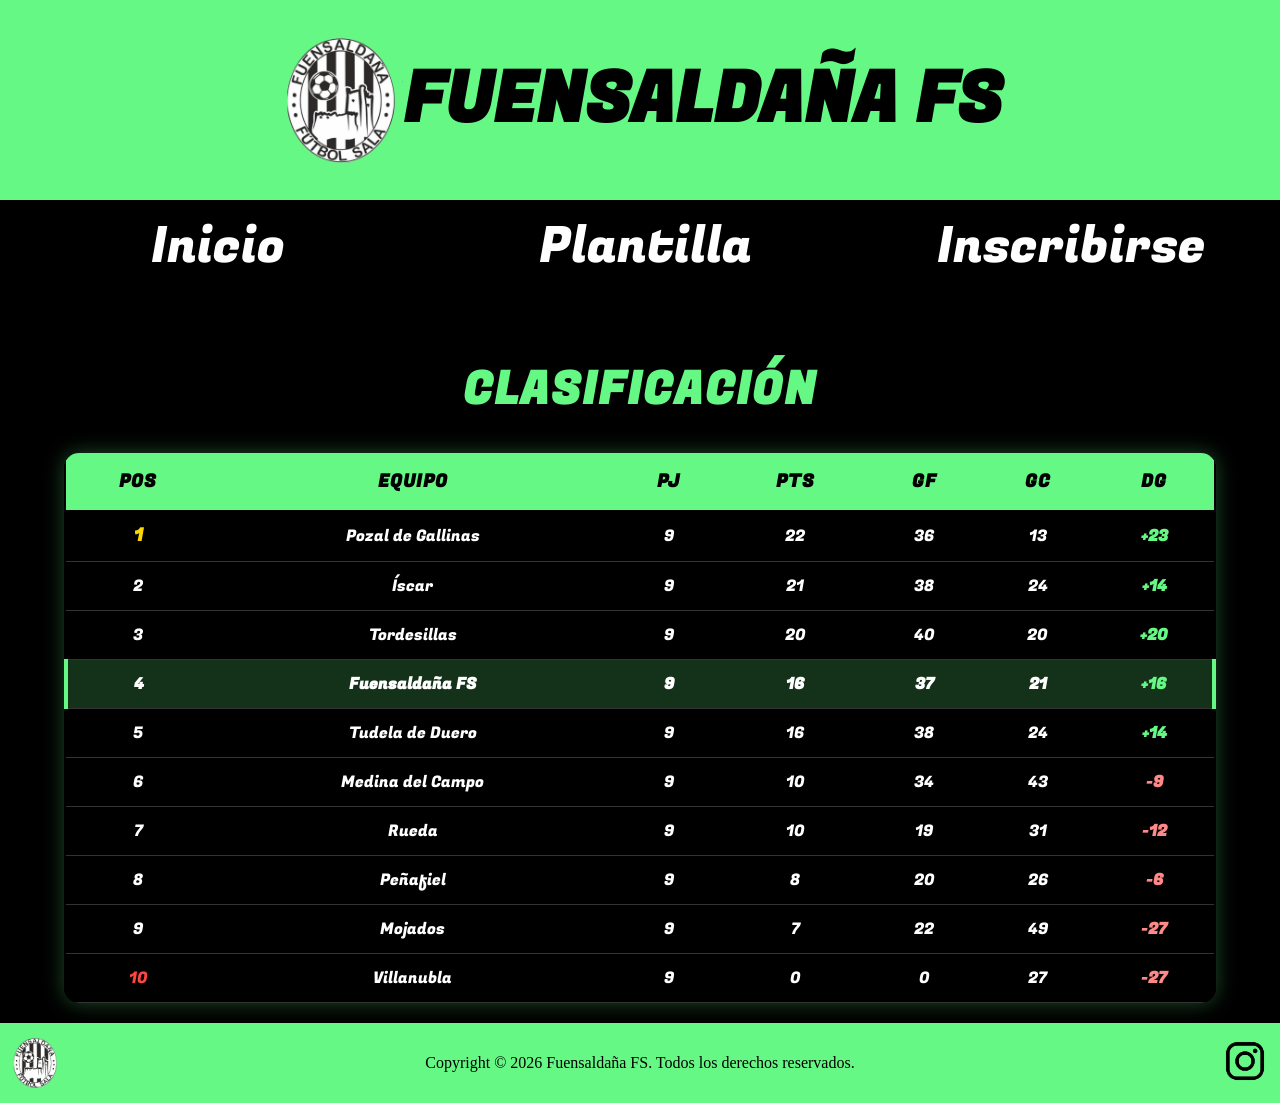
<file: html/index.html>
<!DOCTYPE html>
<html lang="en">
<head>
    <meta charset="UTF-8">
    <meta name="viewport" content="width=device-width, initial-scale=1.0">
    <title>Index</title>
    <link rel="stylesheet" href="../css/index-style.css">
    <link rel="preconnect" href="https://fonts.googleapis.com">
<link rel="preconnect" href="https://fonts.gstatic.com" crossorigin>
<link href="https://fonts.googleapis.com/css2?family=Fugaz+One&display=swap" rel="stylesheet">

</head>
<body>
 <header>
    <div class="caja">
        <div class="titulo">
        <img src="../img/escudofuensaldana.png" alt="escudofuen" class="escudofuen"/>
        <h1 class="letrastitulo">FUENSALDAÑA FS</h1>
        </div>
        <div class="menu">
            <nav>
        <ul>
            <li><a href="index.html">Inicio</a></li>
            <li><a href="plantilla.html">Plantilla</a></li>
            <li><a href="formulario.html">Inscribirse</a></li>
        </ul>
    </nav> 
        </div>
    </div>
 </header>
<main>
    <div class="clasificacion">
        <h2 class="titulo-clasificacion">CLASIFICACIÓN</h2>
        
        <div class="tabla-container">
            <table class="tabla-clasificacion">
                <thead>
                    <tr>
                        <th>Pos</th>
                        <th>Equipo</th>
                        <th>PJ</th>
                        <th>PTS</th>
                        <th>GF</th>
                        <th>GC</th>
                        <th>DG</th>
                    </tr>
                </thead>
                <tbody>
                    <tr><td>1</td><td>Pozal de Gallinas</td><td>9</td><td>22</td><td>36</td><td>13</td><td>+23</td></tr>
                    <tr><td>2</td><td>Íscar</td><td>9</td><td>21</td><td>38</td><td>24</td><td>+14</td></tr>
                    <tr><td>3</td><td>Tordesillas</td><td>9</td><td>20</td><td>40</td><td>20</td><td>+20</td></tr>
                    <tr class="equipo-destacado"><td>4</td><td><strong>Fuensaldaña FS</strong></td><td>9</td><td>16</td><td>37</td><td>21</td><td>+16</td></tr>
                    <tr><td>5</td><td>Tudela de Duero</td><td>9</td><td>16</td><td>38</td><td>24</td><td>+14</td></tr>
                    <tr><td>6</td><td>Medina del Campo</td><td>9</td><td>10</td><td>34</td><td>43</td><td>-9</td></tr>
                    <tr><td>7</td><td>Rueda</td><td>9</td><td>10</td><td>19</td><td>31</td><td>-12</td></tr>
                    <tr><td>8</td><td>Peñafiel</td><td>9</td><td>8</td><td>20</td><td>26</td><td>-6</td></tr>
                    <tr><td>9</td><td>Mojados</td><td>9</td><td>7</td><td>22</td><td>49</td><td>-27</td></tr>
                    <tr><td>10</td><td>Villanubla</td><td>9</td><td>0</td><td>0</td><td>27</td><td>-27</td></tr>
                </tbody>
            </table>
        </div>
    </div>
</main>
 <footer>
    <img src="../img/escudofuensaldana.png" alt="escudofuen" class="escudofuenfooter"/> 
    <p>Copyright © 2026 Fuensaldaña FS. Todos los derechos reservados.</p>
    
      <a href="https://www.instagram.com/fuensaldanafs/" target="_blank">
        <img src="../img/ig-logo.png" alt="iglogo" class="iglogo"/>
    </a>
</footer>   
</body>
</html>
</file>
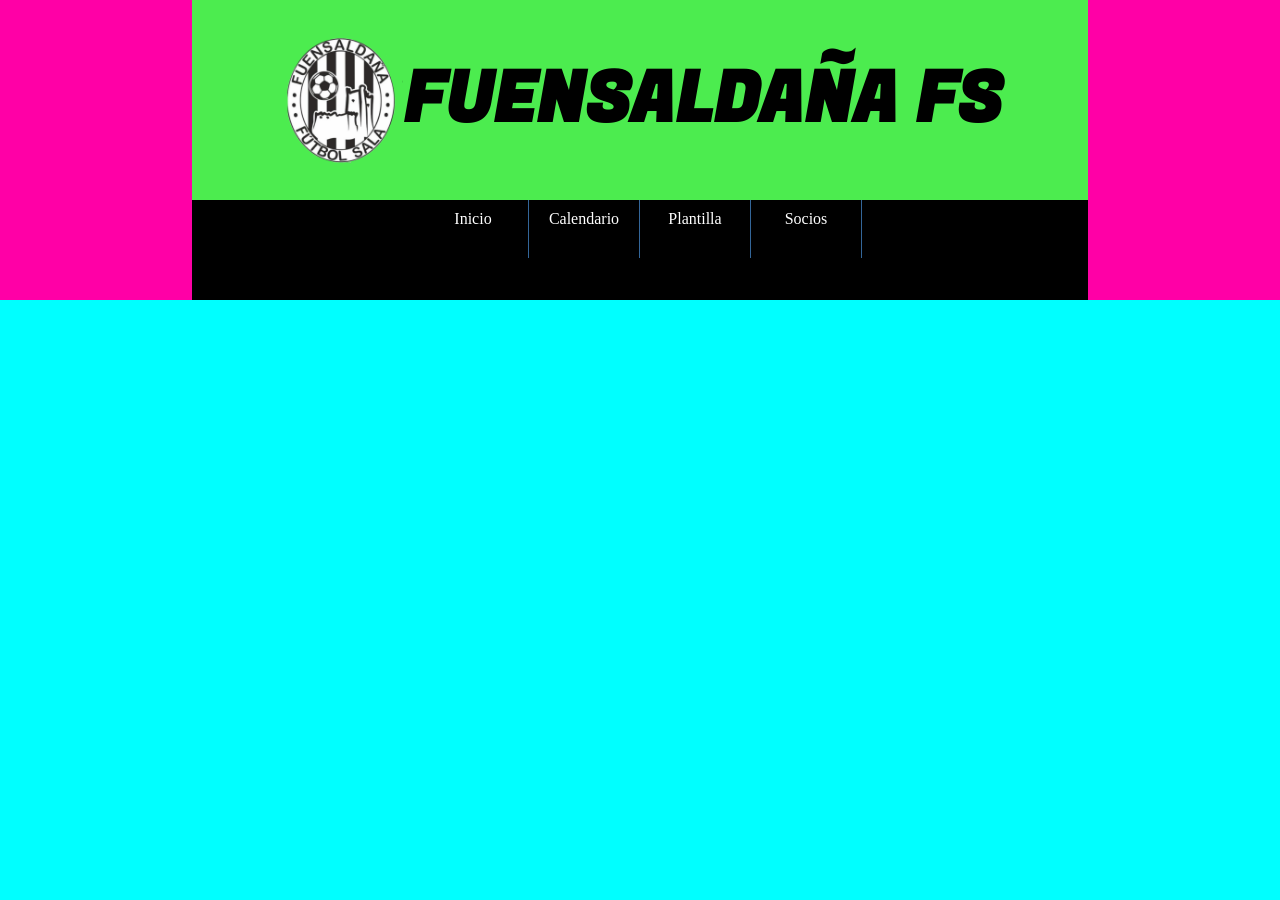
<file: proyecto.html>
<!DOCTYPE html>
<html lang="en">
<head>
    <meta charset="UTF-8">
    <meta name="viewport" content="width=device-width, initial-scale=1.0">
    <title>Document</title>
    <link rel="stylesheet" href="proyecto-style.css">
    <link rel="preconnect" href="https://fonts.googleapis.com">
<link rel="preconnect" href="https://fonts.gstatic.com" crossorigin>
<link href="https://fonts.googleapis.com/css2?family=Fugaz+One&display=swap" rel="stylesheet">

</head>
<body>
 <header>
    <div class="caja">
        <div class="titulo">
        <img src="escudofuensaldana.png" alt="escudofuen" class="escudofuen"/>
        <h1 class="letrastitulo">FUENSALDAÑA FS</h1>
        </div>
        <div class="menu">
            <nav>
        <ul>
            <li><a href="#">Inicio</a></li>
            <li><a href="#">Calendario</a></li>
            <li><a href="#">Plantilla</a></li>
            <li><a href="#">Socios</a></li>
        </ul>
    </nav> 
        </div>
    </div>
 </header>
 <main>

 </main>   
</body>
<footer>

</footer>
</html>
</file>
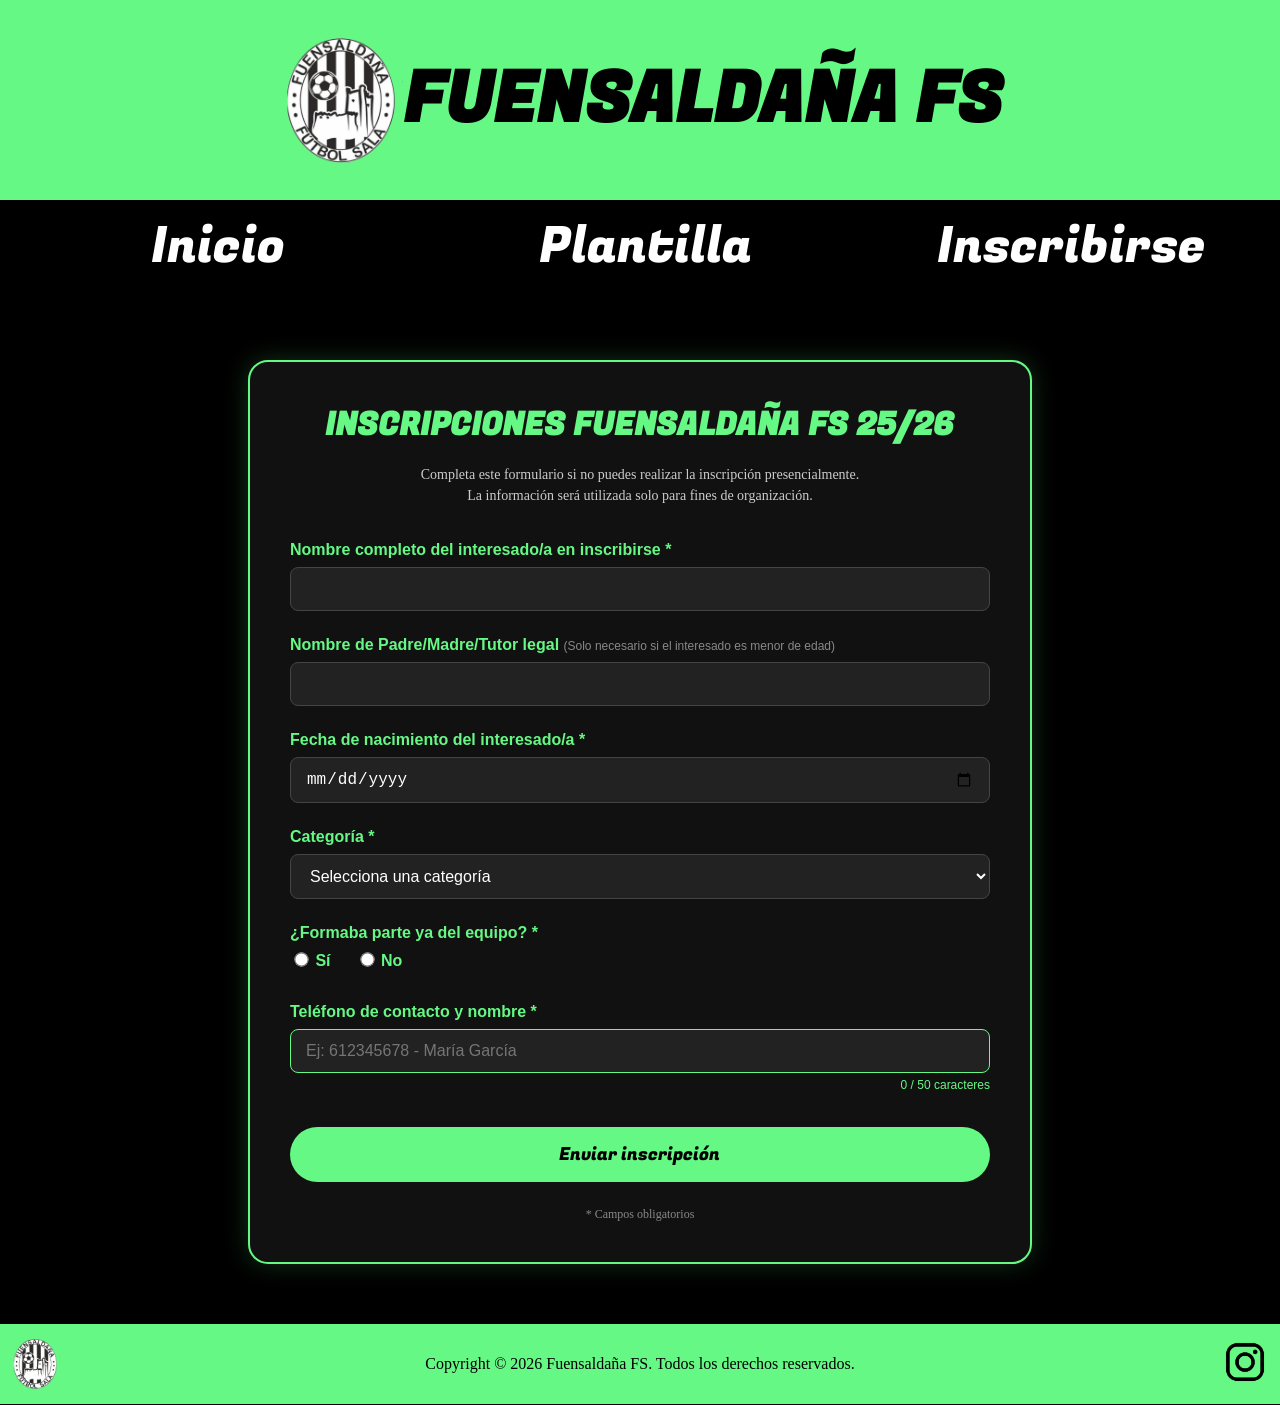
<file: html/formulario.html>
<!DOCTYPE html>
<html lang="en">
<head>
    <meta charset="UTF-8">
    <meta name="viewport" content="width=device-width, initial-scale=1.0">
    <title>formulario</title>
    <link rel="stylesheet" href="../css/formulario.-style.css">
    <link rel="preconnect" href="https://fonts.googleapis.com">
<link rel="preconnect" href="https://fonts.gstatic.com" crossorigin>
<link href="https://fonts.googleapis.com/css2?family=Fugaz+One&display=swap" rel="stylesheet">
</head>
<body>
 <header>
    <div class="caja">
        <div class="titulo">
        <img src="../img/escudofuensaldana.png" alt="escudofuen" class="escudofuen"/>
        <h1 class="letrastitulo">FUENSALDAÑA FS</h1>
        </div>
        <div class="menu">
            <nav>
        <ul>
            <li><a href="index.html">Inicio</a></li>
            <li><a href="plantilla.html">Plantilla</a></li>
            <li><a href="formulario.html">Inscribirse</a></li>
        </ul>
    </nav> 
        </div>
    </div>
 </header>
<main>
  <main class="main-inscripcion">
    <div class="formulario-container">
        <h1 class="titulo-formulario">INSCRIPCIONES FUENSALDAÑA FS 25/26</h1>
        <p class="subtitulo-formulario">
            Completa este formulario si no puedes realizar la inscripción presencialmente.<br>
            La información será utilizada solo para fines de organización.
        </p>

        <div class="formulario-fs">
            <div class="campo-formulario">
                <label for="nombre_completo">Nombre completo del interesado/a en inscribirse *</label>
                <input type="text" id="nombre_completo" name="nombre_completo">
            </div>

            <div class="campo-formulario">
                <label for="tutor">Nombre de Padre/Madre/Tutor legal <span class="opcional">(Solo necesario si el interesado es menor de edad)</span></label>
                <input type="text" id="tutor" name="tutor">
            </div>

            <div class="campo-formulario">
                <label for="fecha_nacimiento">Fecha de nacimiento del interesado/a *</label>
                <input type="date" id="fecha_nacimiento" name="fecha_nacimiento">
            </div>

            <div class="campo-formulario">
                <label for="categoria">Categoría *</label>
                <select id="categoria" name="categoria">
                    <option value="">Selecciona una categoría</option>
                    <option value="Prebenjamín">Prebenjamín</option>
                    <option value="Benjamín">Benjamín</option>
                    <option value="Alevín">Alevín</option>
                    <option value="Infantil">Infantil</option>
                    <option value="Cadete">Cadete</option>
                    <option value="Juvenil">Juvenil</option>
                    <option value="Senior">Senior</option>
                </select>
            </div>

            <div class="campo-formulario">
                <label>¿Formaba parte ya del equipo? *</label>
                <div class="opciones-radio">
                    <label class="radio-label">
                        <input type="radio" name="equipo_previo" value="Sí"> Sí
                    </label>
                    <label class="radio-label">
                        <input type="radio" name="equipo_previo" value="No"> No
                    </label>
                </div>
            </div>

            <div class="campo-formulario">
                <label for="telefono">Teléfono de contacto y nombre *</label>
                <input type="tel" id="telefono" name="telefono" placeholder="Ej: 612345678 - María García">
            </div>

            <div class="botones-formulario">
                <button class="btn-submit" type="button">Enviar inscripción</button>
            </div>
        </div>
        <p class="aviso-formulario">* Campos obligatorios</p>
    </div>
</main>
</main>
 <footer>
    <img src="../img/escudofuensaldana.png" alt="escudofuen" class="escudofuenfooter"/> 
    <p>Copyright © 2026 Fuensaldaña FS. Todos los derechos reservados.</p>
    
      <a href="https://www.instagram.com/fuensaldanafs/" target="_blank">
        <img src="../img/ig-logo.png" alt="iglogo" class="iglogo"/>
    </a>
</footer>   
<script src="../js/formulario.js" defer></script>
</body>
</html>
</file>
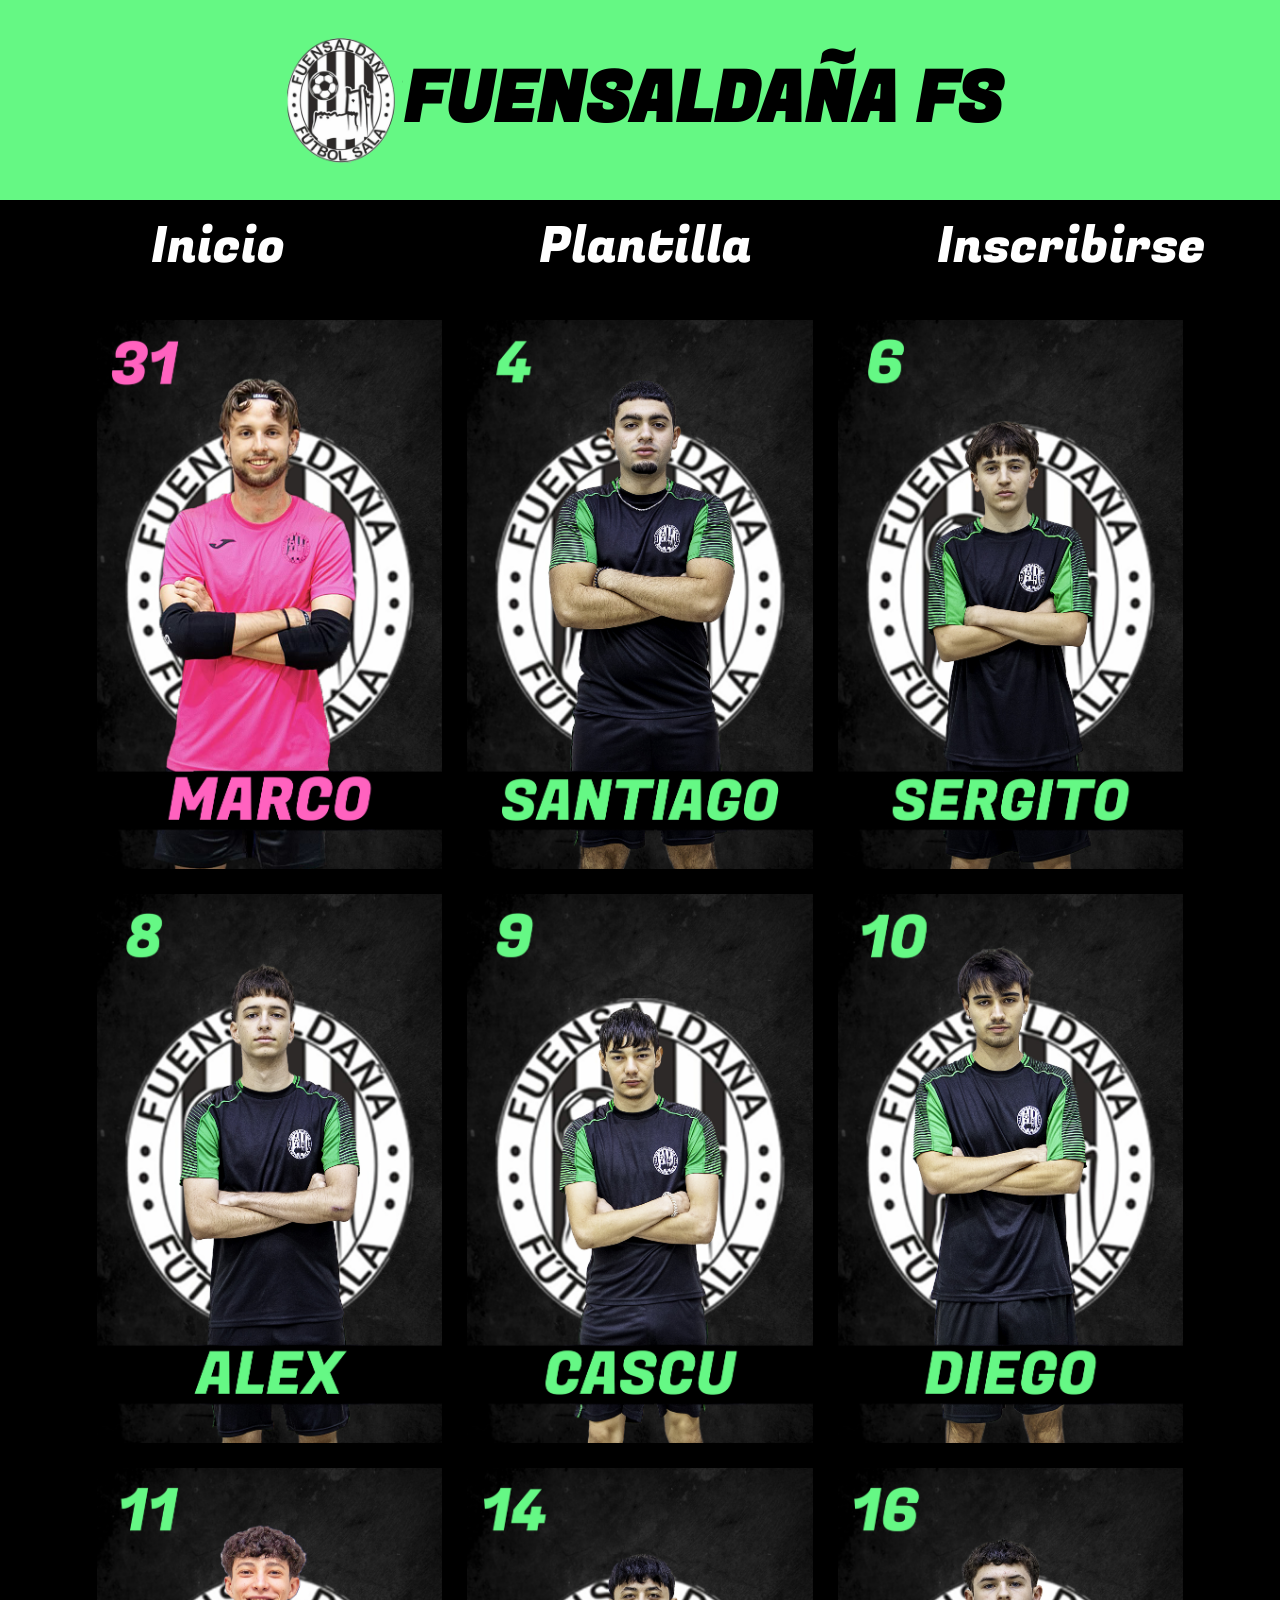
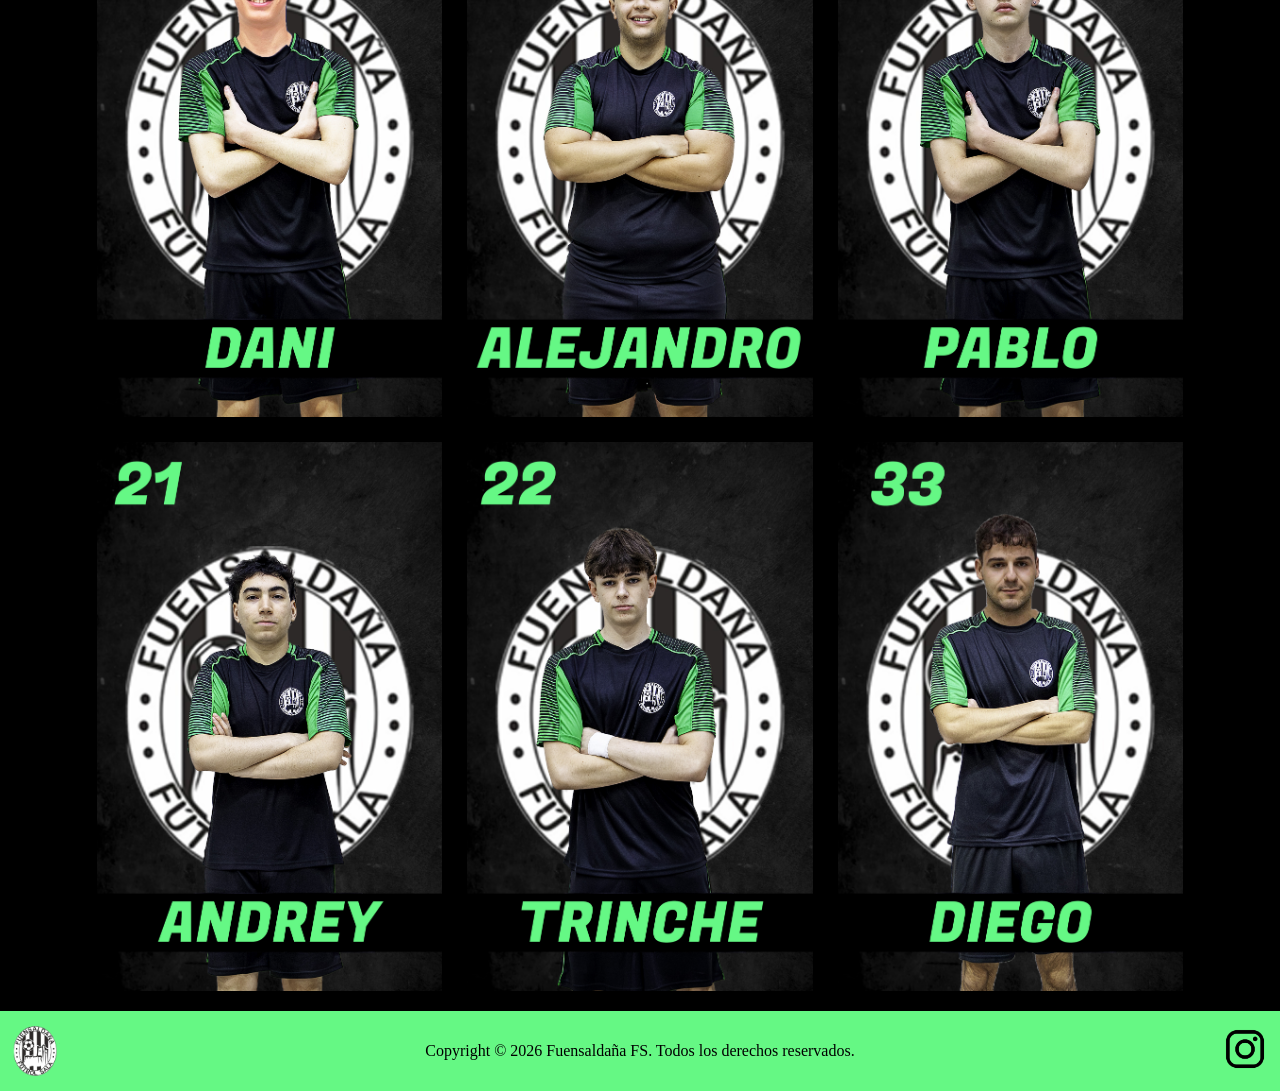
<file: html/plantilla.html>
<!DOCTYPE html>
<html lang="en">
<head>
    <meta charset="UTF-8">
    <meta name="viewport" content="width=device-width, initial-scale=1.0">
    <title>Plantilla</title>
    <link rel="stylesheet" href="../css/plantilla-style.css">
    <link rel="preconnect" href="https://fonts.googleapis.com">
<link rel="preconnect" href="https://fonts.gstatic.com" crossorigin>
<link href="https://fonts.googleapis.com/css2?family=Fugaz+One&display=swap" rel="stylesheet">
</head>
<body>
 <header>
    <div class="caja">
        <div class="titulo">
        <img src="../img/escudofuensaldana.png" alt="escudofuen" class="escudofuen"/>
        <h1 class="letrastitulo">FUENSALDAÑA FS</h1>
        </div>
        <div class="menu">
            <nav>
        <ul>
            <li><a href="index.html">Inicio</a></li>
            <li><a href="plantilla.html">Plantilla</a></li>
            <li><a href="formulario.html">Inscribirse</a></li>
        </ul>
    </nav> 
        </div>
    </div>
 </header>
<main>

<div class="contenedor" data-nombre="Marco" data-goles="0" data-asistencias="1">
    <img src="../img/MARCO11.jpg" class="img1">
    <img src="../img/MARCO22.jpg" class="img2">
</div>

<div class="contenedor" data-nombre="Santiago" data-goles="2" data-asistencias="3">
    <img src="../img/SANTIAGO1.jpg" class="img1">
    <img src="../img/SANTIAGO2.jpg" class="img2">
</div>

<div class="contenedor" data-nombre="Sergito" data-goles="1" data-asistencias="3">
    <img src="../img/SERGITO1.jpg" class="img1">
    <img src="../img/SERGITO2.jpg" class="img2">
</div>

<div class="contenedor" data-nombre="Alex" data-goles="0" data-asistencias="2">
    <img src="../img/ALEX1.jpg" class="img1">
    <img src="../img/ALEX2.jpg" class="img2">
</div>

<div class="contenedor" data-nombre="Cascu" data-goles="1" data-asistencias="0">
    <img src="../img/CASCU1.jpg" class="img1">
    <img src="../img/CASCU2.jpg" class="img2">
</div>

<div class="contenedor" data-nombre="Diego" data-goles="8" data-asistencias="3">
    <img src="../img/DIEGO1.jpg" class="img1">
    <img src="../img/DIEGO2.jpg" class="img2">
</div>

<div class="contenedor" data-nombre="Dani" data-goles="16" data-asistencias="3">
    <img src="../img/DANI1.jpg" class="img1">
    <img src="../img/DANI2.jpg" class="img2">
</div>

<div class="contenedor" data-nombre="Alejandro" data-goles="1" data-asistencias="3">
    <img src="../img/ALEJANDRO1.jpg" class="img1">
    <img src="../img/ALEJANDRO2.jpg" class="img2">
</div>

<div class="contenedor" data-nombre="Pablo" data-goles="2" data-asistencias="4">
    <img src="../img/PABLO1.jpg" class="img1">
    <img src="../img/PABLO2.jpg" class="img2">
</div>

<div class="contenedor" data-nombre="Andrey" data-goles="2" data-asistencias="4">
    <img src="../img/ANDREY1.jpg" class="img1">
    <img src="../img/ANDREY2.jpg" class="img2">
</div>

<div class="contenedor" data-nombre="Trinche" data-goles="0" data-asistencias="5">
    <img src="../img/TRINCHE1.jpg" class="img1">
    <img src="../img/TRINCHE2.jpg" class="img2">
</div>

<div class="contenedor" data-nombre="Diego R" data-goles="3" data-asistencias="3">
    <img src="../img/DIEGOR1.jpg" class="img1">
    <img src="../img/DIEGOR2.jpg" class="img2">
</div>
</main> 
 <footer>
    <img src="../img/escudofuensaldana.png" alt="escudofuen" class="escudofuenfooter"/> 
    <p>Copyright © 2026 Fuensaldaña FS. Todos los derechos reservados.</p>
    
      <a href="https://www.instagram.com/fuensaldanafs/" target="_blank">
        <img src="../img/ig-logo.png" alt="iglogo" class="iglogo"/>
    </a>
</footer> 

<div id="modalJugador" class="modal">
    <div class="modal-contenido">
        <div class="modal-header">
            <span class="cerrar-modal">&times;</span>
            <h2>Información del Jugador</h2>
        </div>
        <div class="modal-body">
            <p><strong>Nombre:</strong> <span id="modal-nombre"></span></p>
            <p><strong>Goles:</strong> <span id="modal-goles"></span></p>
            <p><strong>Asistencias:</strong> <span id="modal-asistencias"></span></p>
        </div>
    </div>
</div>
    <script src="../js/plantilla.js" defer></script>
</body>
</html>
</file>
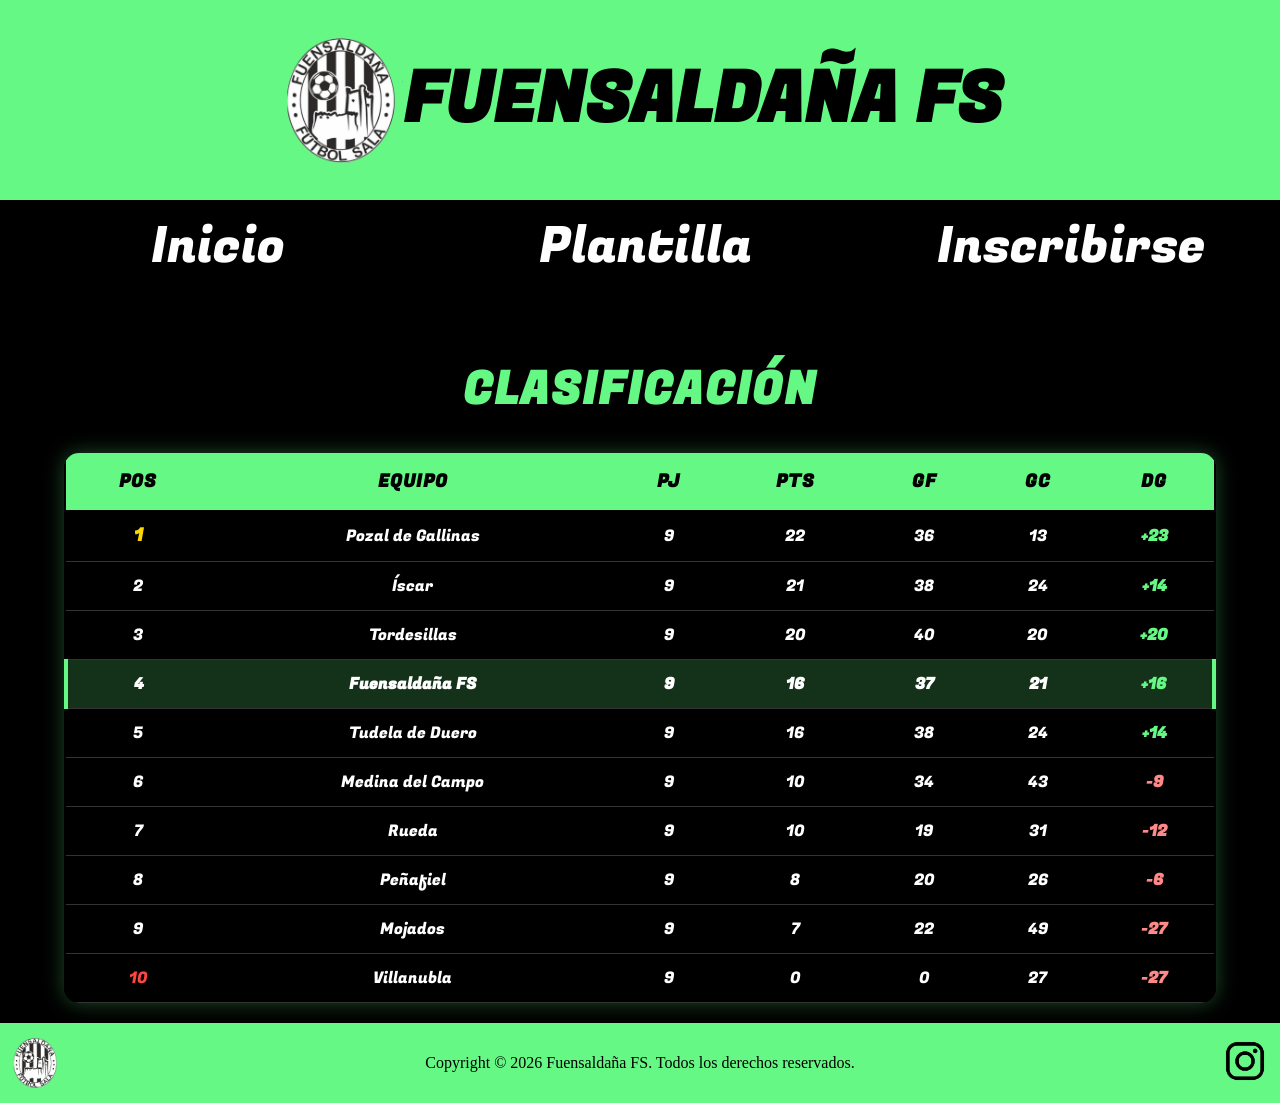
<file: html/proyecto.html>
<!DOCTYPE html>
<html lang="en">
<head>
    <meta charset="UTF-8">
    <meta name="viewport" content="width=device-width, initial-scale=1.0">
    <title>Document</title>
    <link rel="stylesheet" href="../css/proyecto-style.css">
    <link rel="preconnect" href="https://fonts.googleapis.com">
<link rel="preconnect" href="https://fonts.gstatic.com" crossorigin>
<link href="https://fonts.googleapis.com/css2?family=Fugaz+One&display=swap" rel="stylesheet">

</head>
<body>
 <header>
    <div class="caja">
        <div class="titulo">
        <img src="../img/escudofuensaldana.png" alt="escudofuen" class="escudofuen"/>
        <h1 class="letrastitulo">FUENSALDAÑA FS</h1>
        </div>
        <div class="menu">
            <nav>
        <ul>
            <li><a href="proyecto.html">Inicio</a></li>
            <li><a href="plantilla.html">Plantilla</a></li>
            <li><a href="formulario.html">Inscribirse</a></li>
        </ul>
    </nav> 
        </div>
    </div>
 </header>
<main>
    <div class="clasificacion">
        <h2 class="titulo-clasificacion">CLASIFICACIÓN</h2>
        
        <div class="tabla-container">
            <table class="tabla-clasificacion">
                <thead>
                    <tr>
                        <th>Pos</th>
                        <th>Equipo</th>
                        <th>PJ</th>
                        <th>PTS</th>
                        <th>GF</th>
                        <th>GC</th>
                        <th>DG</th>
                    </tr>
                </thead>
                <tbody>
                    <tr><td>1</td><td>Pozal de Gallinas</td><td>9</td><td>22</td><td>36</td><td>13</td><td>+23</td></tr>
                    <tr><td>2</td><td>Íscar</td><td>9</td><td>21</td><td>38</td><td>24</td><td>+14</td></tr>
                    <tr><td>3</td><td>Tordesillas</td><td>9</td><td>20</td><td>40</td><td>20</td><td>+20</td></tr>
                    <tr class="equipo-destacado"><td>4</td><td><strong>Fuensaldaña FS</strong></td><td>9</td><td>16</td><td>37</td><td>21</td><td>+16</td></tr>
                    <tr><td>5</td><td>Tudela de Duero</td><td>9</td><td>16</td><td>38</td><td>24</td><td>+14</td></tr>
                    <tr><td>6</td><td>Medina del Campo</td><td>9</td><td>10</td><td>34</td><td>43</td><td>-9</td></tr>
                    <tr><td>7</td><td>Rueda</td><td>9</td><td>10</td><td>19</td><td>31</td><td>-12</td></tr>
                    <tr><td>8</td><td>Peñafiel</td><td>9</td><td>8</td><td>20</td><td>26</td><td>-6</td></tr>
                    <tr><td>9</td><td>Mojados</td><td>9</td><td>7</td><td>22</td><td>49</td><td>-27</td></tr>
                    <tr><td>10</td><td>Villanubla</td><td>9</td><td>0</td><td>0</td><td>27</td><td>-27</td></tr>
                </tbody>
            </table>
        </div>
    </div>
</main>
 <footer>
    <img src="../img/escudofuensaldana.png" alt="escudofuen" class="escudofuenfooter"/> 
    <p>Copyright © 2026 Fuensaldaña FS. Todos los derechos reservados.</p>
    
      <a href="https://www.instagram.com/fuensaldanafs/" target="_blank">
        <img src="../img/ig-logo.png" alt="iglogo" class="iglogo"/>
    </a>
</footer>   
</body>
</html>
</file>
<file: css/index-style.css>
body{
    margin: 0px;
    height: 100%;
    width: 100%;
    background-color: rgb(0, 0, 0);    
}

.titulo h1 {
    margin: 0;
}

.titulo img {
    margin: 0;
}

header{
    height: 300px;
    width: 100%;
}

.titulo{
    height: 200px;
    width: 100%;
    background-color: #65f884;
    display: flex;
    align-items: center;
    justify-content: center;
}

.menu{
    height: 100px;
    width: 100%;
}

.letrastitulo{
    font-family: "Fugaz One", sans-serif;
    font-size: 70px;
    margin-left: 45px;
}

.escudofuen{
    margin-left: 40px;
    width:125px ;
    height:125px;
}

.caja {
    display: flex;
    align-items: center;
    justify-content: center;
    flex-direction: column;
}

nav{
   width: 100%;
}

nav ul {
  margin: 0;
  padding: 0;
  list-style: none;
  display: flex;
  justify-content: center;
  height: 100%;
  width: 100%;
}

nav ul li{
  flex: 1;   
}

nav a {
  width: 100%;
  text-decoration: none;
  text-align: center;
  font-size: 50px;
  color: #fff;
  background-color: #000;
  padding: 10px 5px;
  border-right: 1px solid #65f884;
  display: block;
  font-family: "Fugaz One", sans-serif;
}

nav a:hover{
  background-color: #65f884;
  width: 100%;
}

.clasificacion {
    width: 100%;
    display: flex;
    flex-direction: column;
    align-items: center;
    justify-content: center;
    padding: 20px 0;
}

.titulo-clasificacion {
    font-family: "Fugaz One", sans-serif;
    font-size: 45px;
    color: #65f884;
    text-align: center;
    margin-bottom: 30px;
    letter-spacing: 2px;
}

.tabla-container {
    width: 90%;
    max-width: 1200px;
    overflow-x: auto;
    border-radius: 15px;
    background: rgba(0, 0, 0, 0.8);
    box-shadow: 0 0 20px rgba(101, 248, 132, 0.3);
}

.tabla-clasificacion {
    width: 100%;
    min-width: 700px;
    border-collapse: collapse;
    font-family: 'Segoe UI', 'Fugaz One', sans-serif;
    text-align: center;
}

.tabla-clasificacion thead tr {
    background-color: #65f884;
    color: #000;
    font-family: "Fugaz One", sans-serif;
    font-size: 18px;
}

.tabla-clasificacion th {
    padding: 15px 10px;
    font-weight: bold;
    text-transform: uppercase;
    letter-spacing: 1px;
}

.tabla-clasificacion td {
    padding: 12px 10px;
    color: #fff;
    border-bottom: 1px solid #333;
    font-size: 16px;
}

.tabla-clasificacion tbody tr:hover {
    background-color: rgba(101, 248, 132, 0.15);
    transition: 0.3s ease;
}

.equipo-destacado {
    background-color: rgba(101, 248, 132, 0.2);
    border-left: 4px solid #65f884;
    border-right: 4px solid #65f884;
}

.equipo-destacado td {
    font-weight: bold;
}

.equipo-destacado td:first-child {
    border-left: none;
}

.tabla-clasificacion tbody tr:first-child td:first-child {
    color: gold;
    font-weight: bold;
    font-size: 18px;
}

.tabla-clasificacion tbody tr:last-child td:first-child {
    color: #ff4444;
}

.tabla-clasificacion td:last-child {
    font-weight: bold;
}

.tabla-clasificacion tbody tr:first-child td:last-child {
    color: #65f884;
}

.tabla-clasificacion tbody tr:nth-child(2) td:last-child,
.tabla-clasificacion tbody tr:nth-child(3) td:last-child,
.tabla-clasificacion tbody tr:nth-child(4) td:last-child,
.tabla-clasificacion tbody tr:nth-child(5) td:last-child {
    color: #65f884;
}

.tabla-clasificacion tbody tr:nth-child(6) td:last-child,
.tabla-clasificacion tbody tr:nth-child(7) td:last-child,
.tabla-clasificacion tbody tr:nth-child(8) td:last-child,
.tabla-clasificacion tbody tr:nth-child(9) td:last-child,
.tabla-clasificacion tbody tr:nth-child(10) td:last-child {
    color: #ff8888;
}
footer{
    height: 80px;
    width: 100%;
    background-color: #65f884;
    display: flex;
    align-items: center;
    justify-content: space-between; 
    
}
.escudofuenfooter{
    height: 50px;
    margin-left: 10px;
}
.iglogo{
    height: 50px;
    margin-right: 10px;  
}
</file>
<file: proyecto-style.css>
body{
    margin: 0px;
    height: 100%;
    width: 100%;
    background-color: aqua;    
}

.titulo h1 {
    margin: 0;
}
.titulo img {
    margin: 0;
}
header{
    height: 300px;
    width: 100%;
    background-color: rgb(255, 0, 166); 
}
.titulo{
    height: 200px;
    width:  70%;
    background-color: rgb(76, 236, 79);
    display: flex;
    align-items: center;
    justify-content: center;

}
.menu{
    height: 100px;
    width: 70%;
    background-color: rgb(0, 0, 0);

}
.letrastitulo{
    
    font-family: "Fugaz One", sans-serif;
    font-size: 70px;
    margin-left: 45px;
}
.escudofuen{
    margin-left: 40px;
    width:125px ;
    height:125px;
}



.caja {
    display: flex;
    align-items: center;
    justify-content: center;
    flex-direction: column; 
}

nav ul {
  margin: 0;
  padding: 0;
  list-style: none;
  display: flex;
  justify-content: center;
  height: 100%;
  
}
nav a {
  width: 100px;
  text-decoration: none;
  text-align: center;
  color: #fff;
  background-color: #000;
  padding: 10px 5px;
  border-right: 1px solid #336699;
  display: block;
  height: 100%;
  
}
nav a:hover{
  background-color: #336699;
}
</file>
<file: css/formulario.-style.css>
body{
    margin: 0px;
    height: 100%;
    width: 100%;
    background-color: rgb(0, 0, 0);    
}

.titulo h1 {
    margin: 0;
}

.titulo img {
    margin: 0;
}

header{
    height: 300px;
    width: 100%;
}

.titulo{
    height: 200px;
    width: 100%;
    background-color: #65f884;
    display: flex;
    align-items: center;
    justify-content: center;
}

.menu{
    height: 100px;
    width: 100%;
}

.letrastitulo{
    font-family: "Fugaz One", sans-serif;
    font-size: 70px;
    margin-left: 45px;
}

.escudofuen{
    margin-left: 40px;
    width:125px ;
    height:125px;
}

.caja {
    display: flex;
    align-items: center;
    justify-content: center;
    flex-direction: column;
}

nav{
   width: 100%;
}

nav ul {
  margin: 0;
  padding: 0;
  list-style: none;
  display: flex;
  justify-content: center;
  height: 100%;
  width: 100%;
}

nav ul li{
  flex: 1;   
}

nav a {
  width: 100%;
  text-decoration: none;
  text-align: center;
  font-size: 50px;
  color: #fff;
  background-color: #000;
  padding: 10px 5px;
  border-right: 1px solid #65f884;
  display: block;
  font-family: "Fugaz One", sans-serif;
}

nav a:hover{
  background-color: #65f884;
  width: 100%;
}

main {
    width: 90%;
    margin: 0 auto;
    padding: 20px 0;
    display: flex;
    flex-wrap: wrap;
    justify-content: center;
    gap: 25px;
}
.main-inscripcion {
    min-height: calc(100vh - 380px);
    display: flex;
    justify-content: center;
    align-items: center;
    padding: 40px 20px;
}

.formulario-container {
    background-color: #111;
    border: 2px solid #65f884;
    border-radius: 20px;
    padding: 40px;
    max-width: 700px;
    width: 100%;
    box-shadow: 0 0 25px rgba(101, 248, 132, 0.2);
}

.titulo-formulario {
    font-family: "Fugaz One", sans-serif;
    color: #65f884;
    text-align: center;
    font-size: 32px;
    margin-top: 0;
    margin-bottom: 15px;
}

.subtitulo-formulario {
    color: #ccc;
    text-align: center;
    margin-bottom: 35px;
    font-size: 14px;
    line-height: 1.5;
}

.campo-formulario {
    margin-bottom: 25px;
}

.campo-formulario label {
    display: block;
    color: #65f884;
    font-weight: bold;
    margin-bottom: 8px;
    font-family: 'Segoe UI', sans-serif;
}

.opcional {
    color: #888;
    font-weight: normal;
    font-size: 12px;
}

.campo-formulario input,
.campo-formulario select {
    width: 100%;
    padding: 12px 15px;
    background-color: #222;
    border: 1px solid #444;
    border-radius: 8px;
    color: white;
    font-size: 16px;
    transition: all 0.3s ease;
    box-sizing: border-box;
}

.campo-formulario input:focus,
.campo-formulario select:focus {
    outline: none;
    border-color: #65f884;
    box-shadow: 0 0 5px rgba(101, 248, 132, 0.5);
}

.opciones-radio {
    display: flex;
    gap: 25px;
    margin-top: 8px;
}

.radio-label {
    color: white;
    font-weight: normal;
    cursor: pointer;
    display: flex;
    align-items: center;
    gap: 8px;
}

.radio-label input {
    width: auto;
    transform: scale(1.1);
    accent-color: #65f884;
}

.botones-formulario {
    display: flex;
    gap: 20px;
    margin-top: 35px;
    flex-wrap: wrap;
}

.btn-submit,
.btn-reset {
    flex: 1;
    padding: 14px 20px;
    font-family: "Fugaz One", sans-serif;
    font-size: 18px;
    border: none;
    border-radius: 50px;
    cursor: pointer;
    transition: all 0.3s ease;
    text-align: center;
}

.btn-submit {
    background-color: #65f884;
    color: black;
}

.btn-submit:hover {
    background-color: #4ad86a;
    transform: scale(1.02);
    box-shadow: 0 0 15px rgba(101, 248, 132, 0.5);
}

.btn-reset {
    background-color: #333;
    color: white;
    border: 1px solid #65f884;
}

.btn-reset:hover {
    background-color: #444;
    transform: scale(1.02);
}

.aviso-formulario {
    text-align: center;
    color: #888;
    font-size: 12px;
    margin-top: 25px;
    margin-bottom: 0;
}

@media (max-width: 600px) {
    .formulario-container {
        padding: 25px;
    }
    
    .titulo-formulario {
        font-size: 24px;
    }
    
    .botones-formulario {
        flex-direction: column;
    }
    
    .opciones-radio {
        flex-direction: column;
        gap: 10px;
    }
}

footer{
    height: 80px;
    width: 100%;
    background-color: #65f884;
    display: flex;
    align-items: center;
    justify-content: space-between; 
    
}
.escudofuenfooter{
    height: 50px;
    margin-left: 10px;
}
.iglogo{
    height: 50px;
    margin-right: 10px;  
}
</file>
<file: css/plantilla-style.css>
body{
    margin: 0px;
    height: 100%;
    width: 100%;
    background-color: rgb(0, 0, 0);    
}

.titulo h1 {
    margin: 0;
}

.titulo img {
    margin: 0;
}

header{
    height: 300px;
    width: 100%;
}

.titulo{
    height: 200px;
    width: 100%;
    background-color: #65f884;
    display: flex;
    align-items: center;
    justify-content: center;
}

.menu{
    height: 100px;
    width: 100%;
}

.letrastitulo{
    font-family: "Fugaz One", sans-serif;
    font-size: 70px;
    margin-left: 45px;
}

.escudofuen{
    margin-left: 40px;
    width:125px ;
    height:125px;
}

.caja {
    display: flex;
    align-items: center;
    justify-content: center;
    flex-direction: column;
}

nav{
   width: 100%;
}

nav ul {
  margin: 0;
  padding: 0;
  list-style: none;
  display: flex;
  justify-content: center;
  height: 100%;
  width: 100%;
}

nav ul li{
  flex: 1;   
}

nav a {
  width: 100%;
  text-decoration: none;
  text-align: center;
  font-size: 50px;
  color: #fff;
  background-color: #000;
  padding: 10px 5px;
  border-right: 1px solid #65f884;
  display: block;
  font-family: "Fugaz One", sans-serif;
}

nav a:hover{
  background-color: #65f884;
  width: 100%;
}

main {
    width: 90%;
    margin: 0 auto;
    padding: 20px 0;
    display: flex;
    flex-wrap: wrap;
    justify-content: center;
    gap: 25px;
}

.contenedor {
    position: relative;
    width: 30%;
    min-width: 250px;
    max-width: 350px;
    display: inline-block;
    cursor: pointer;
}

.contenedor img {
    width: 100%;
    display: block;
}

.img2 {
    position: absolute;
    top: 0;
    left: 0;
    opacity: 0;
    transition: opacity 0.4s ease;
}

.contenedor:hover .img2 {
    opacity: 1;
}

.modal {
    display: none;
    position: fixed;
    z-index: 1000;
    left: 0;
    top: 0;
    width: 100%;
    height: 100%;
    background-color: rgba(0, 0, 0, 0.8);
    animation: fadeIn 0.3s ease;
}

@keyframes fadeIn {
    from { opacity: 0; }
    to { opacity: 1; }
}

.modal-contenido {
    background-color: #1a1a1a;
    margin: 15% auto;
    width: 90%;
    max-width: 400px;
    border-radius: 15px;
    border: 2px solid #65f884;
    box-shadow: 0 0 30px rgba(101, 248, 132, 0.3);
    animation: slideIn 0.3s ease;
}

@keyframes slideIn {
    from {
        transform: translateY(-50px);
        opacity: 0;
    }
    to {
        transform: translateY(0);
        opacity: 1;
    }
}

.modal-header {
    padding: 20px;
    border-bottom: 1px solid #65f884;
    display: flex;
    justify-content: space-between;
    align-items: center;
}

.modal-header h2 {
    margin: 0;
    font-family: "Fugaz One", sans-serif;
    color: #65f884;
    font-size: 24px;
}

.cerrar-modal {
    color: #fff;
    font-size: 35px;
    font-weight: bold;
    cursor: pointer;
    transition: 0.3s;
    line-height: 1;
}

.cerrar-modal:hover {
    color: #65f884;
    transform: scale(1.2);
}

.modal-body {
    padding: 30px 20px;
}

.modal-body p {
    margin: 15px 0;
    font-family: 'Segoe UI', sans-serif;
    font-size: 18px;
    color: #fff;
}

.modal-body strong {
    color: #65f884;
    font-weight: bold;
}

.modal-body span {
    color: #fff;
    margin-left: 10px;
}

footer{
    height: 80px;
    width: 100%;
    background-color: #65f884;
    display: flex;
    align-items: center;
    justify-content: space-between; 
    
}
.escudofuenfooter{
    height: 50px;
    margin-left: 10px;
}
.iglogo{
    height: 50px;
    margin-right: 10px;  
}
</file>
<file: css/proyecto-style.css>
body{
    margin: 0px;
    height: 100%;
    width: 100%;
    background-color: rgb(0, 0, 0);    
}

.titulo h1 {
    margin: 0;
}

.titulo img {
    margin: 0;
}

header{
    height: 300px;
    width: 100%;
}

.titulo{
    height: 200px;
    width: 100%;
    background-color: #65f884;
    display: flex;
    align-items: center;
    justify-content: center;
}

.menu{
    height: 100px;
    width: 100%;
}

.letrastitulo{
    font-family: "Fugaz One", sans-serif;
    font-size: 70px;
    margin-left: 45px;
}

.escudofuen{
    margin-left: 40px;
    width:125px ;
    height:125px;
}

.caja {
    display: flex;
    align-items: center;
    justify-content: center;
    flex-direction: column;
}

nav{
   width: 100%;
}

nav ul {
  margin: 0;
  padding: 0;
  list-style: none;
  display: flex;
  justify-content: center;
  height: 100%;
  width: 100%;
}

nav ul li{
  flex: 1;   
}

nav a {
  width: 100%;
  text-decoration: none;
  text-align: center;
  font-size: 50px;
  color: #fff;
  background-color: #000;
  padding: 10px 5px;
  border-right: 1px solid #65f884;
  display: block;
  font-family: "Fugaz One", sans-serif;
}

nav a:hover{
  background-color: #65f884;
  width: 100%;
}

.clasificacion {
    width: 100%;
    display: flex;
    flex-direction: column;
    align-items: center;
    justify-content: center;
    padding: 20px 0;
}

.titulo-clasificacion {
    font-family: "Fugaz One", sans-serif;
    font-size: 45px;
    color: #65f884;
    text-align: center;
    margin-bottom: 30px;
    letter-spacing: 2px;
}

.tabla-container {
    width: 90%;
    max-width: 1200px;
    overflow-x: auto;
    border-radius: 15px;
    background: rgba(0, 0, 0, 0.8);
    box-shadow: 0 0 20px rgba(101, 248, 132, 0.3);
}

.tabla-clasificacion {
    width: 100%;
    min-width: 700px;
    border-collapse: collapse;
    font-family: 'Segoe UI', 'Fugaz One', sans-serif;
    text-align: center;
}

.tabla-clasificacion thead tr {
    background-color: #65f884;
    color: #000;
    font-family: "Fugaz One", sans-serif;
    font-size: 18px;
}

.tabla-clasificacion th {
    padding: 15px 10px;
    font-weight: bold;
    text-transform: uppercase;
    letter-spacing: 1px;
}

.tabla-clasificacion td {
    padding: 12px 10px;
    color: #fff;
    border-bottom: 1px solid #333;
    font-size: 16px;
}

.tabla-clasificacion tbody tr:hover {
    background-color: rgba(101, 248, 132, 0.15);
    transition: 0.3s ease;
}

.equipo-destacado {
    background-color: rgba(101, 248, 132, 0.2);
    border-left: 4px solid #65f884;
    border-right: 4px solid #65f884;
}

.equipo-destacado td {
    font-weight: bold;
}

.equipo-destacado td:first-child {
    border-left: none;
}

.tabla-clasificacion tbody tr:first-child td:first-child {
    color: gold;
    font-weight: bold;
    font-size: 18px;
}

.tabla-clasificacion tbody tr:last-child td:first-child {
    color: #ff4444;
}

.tabla-clasificacion td:last-child {
    font-weight: bold;
}

.tabla-clasificacion tbody tr:first-child td:last-child {
    color: #65f884;
}

.tabla-clasificacion tbody tr:nth-child(2) td:last-child,
.tabla-clasificacion tbody tr:nth-child(3) td:last-child,
.tabla-clasificacion tbody tr:nth-child(4) td:last-child,
.tabla-clasificacion tbody tr:nth-child(5) td:last-child {
    color: #65f884;
}

.tabla-clasificacion tbody tr:nth-child(6) td:last-child,
.tabla-clasificacion tbody tr:nth-child(7) td:last-child,
.tabla-clasificacion tbody tr:nth-child(8) td:last-child,
.tabla-clasificacion tbody tr:nth-child(9) td:last-child,
.tabla-clasificacion tbody tr:nth-child(10) td:last-child {
    color: #ff8888;
}
footer{
    height: 80px;
    width: 100%;
    background-color: #65f884;
    display: flex;
    align-items: center;
    justify-content: space-between; 
    
}
.escudofuenfooter{
    height: 50px;
    margin-left: 10px;
}
.iglogo{
    height: 50px;
    margin-right: 10px;  
}
</file>
